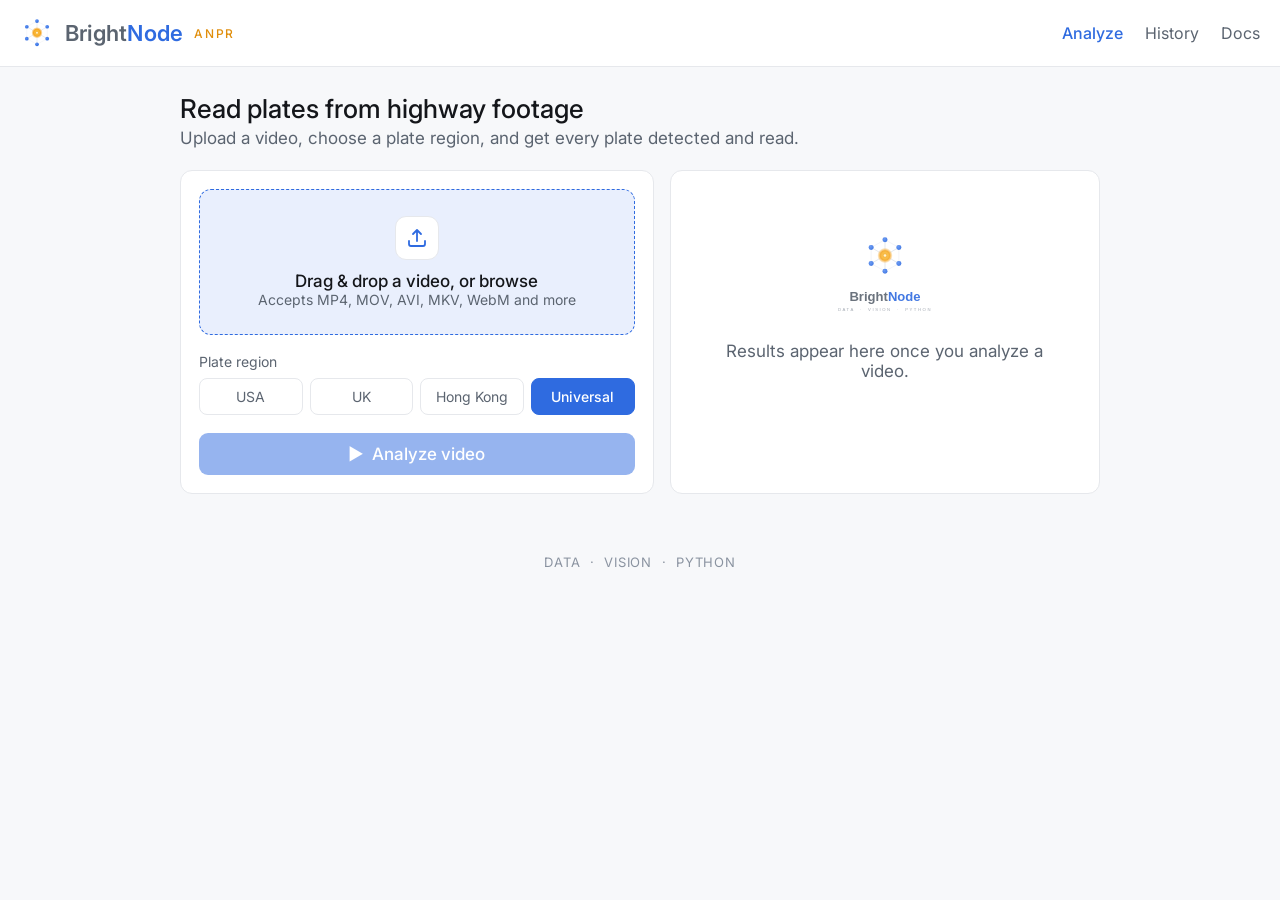
<file: frontend/index.html>
<!DOCTYPE html>
<html lang="en">
<head>
<meta charset="UTF-8">
<meta name="viewport" content="width=device-width, initial-scale=1.0">
<title>Bright Node — ANPR</title>
<link rel="icon" href="logo-mark.svg" type="image/svg+xml">
<link rel="stylesheet" href="theme.css">
<style>
  *{box-sizing:border-box;}
  body{margin:0;}
  .wrap{max-width:960px;margin:0 auto;padding:0 20px 40px;}

  header.bar{display:flex;align-items:center;justify-content:space-between;padding:16px 20px;background:var(--bn-surface);border-bottom:1px solid var(--bn-border);}
  .brand{display:flex;align-items:center;gap:11px;}
  .brand img{width:34px;height:34px;display:block;}
  .brand .word{font-size:22px;font-weight:600;letter-spacing:.01em;}
  .brand .word .b{color:var(--bn-text-2);} .brand .word .n{color:var(--bn-accent);}
  .brand .tag{font-size:12px;letter-spacing:.14em;color:var(--bn-gold-strong);font-weight:500;}
  nav{display:flex;gap:22px;font-size:16px;color:var(--bn-text-2);}
  nav a{text-decoration:none;color:inherit;} nav a.active{color:var(--bn-accent);font-weight:500;}

  h1{font-size:26px;font-weight:500;margin:26px 0 4px;}
  .sub{color:var(--bn-text-2);margin:0 0 22px;}

  .grid{display:grid;grid-template-columns:1.1fr 1fr;gap:16px;}
  @media (max-width:720px){.grid{grid-template-columns:1fr;}}
  .card{background:var(--bn-surface);border:1px solid var(--bn-border);border-radius:12px;padding:18px;}

  .dropzone{flex-direction:column;text-align:center;padding:26px 18px;cursor:pointer;}
  .dropzone.drag-over{background:var(--bn-gold-soft);border-color:var(--bn-gold);}
  .dz-ic{width:44px;height:44px;border-radius:11px;background:#fff;border:1px solid var(--bn-border);display:flex;align-items:center;justify-content:center;color:var(--bn-accent);font-size:22px;margin:0 auto 11px;}
  .file-name{font-weight:500;font-size:17px;} .file-meta{font-size:14px;color:var(--bn-text-2);}

  .lbl{font-size:14px;color:var(--bn-text-2);margin:18px 0 8px;}
  .seg{display:grid;grid-template-columns:repeat(4,1fr);gap:7px;}
  .seg .opt{text-align:center;}

  .btn{margin-top:18px;width:100%;justify-content:center;}
  .btn:disabled{opacity:.5;cursor:not-allowed;}

  .metrics{display:grid;grid-template-columns:1fr 1fr;gap:11px;}

  .prog-row{display:flex;align-items:center;justify-content:space-between;font-size:14px;color:var(--bn-text-2);margin:16px 0 7px;}
  .thumbs{display:flex;gap:8px;margin-top:14px;}
  .thumb{flex:1;height:64px;background:var(--bn-surface-soft);border:1px solid var(--bn-border);border-radius:9px;overflow:hidden;display:flex;align-items:center;justify-content:center;color:var(--bn-text-muted);font-size:20px;}
  .thumb img{width:100%;height:100%;object-fit:cover;}

  .hidden{display:none !important;}

  .results{margin-top:20px;}
  .r-head{display:flex;align-items:center;justify-content:space-between;margin-bottom:11px;}
  table{width:100%;border-collapse:collapse;background:var(--bn-surface);border:1px solid var(--bn-border);border-radius:12px;overflow:hidden;}

  .empty-state{text-align:center;padding:40px 20px;color:var(--bn-text-2);}
  .empty-state img{width:100px;margin-bottom:12px;opacity:.9;}

  .error-banner{background:#FBEAE3;color:#993C1D;border-radius:9px;padding:12px 16px;margin-top:14px;font-size:15px;}

  footer{max-width:960px;margin:0 auto;padding:20px;color:var(--bn-text-muted);font-size:13px;letter-spacing:.06em;text-align:center;}
</style>
</head>
<body>

<header class="bar">
  <div class="brand">
    <img src="logo-mark.svg" alt="Bright Node">
    <span class="word"><span class="b">Bright</span><span class="n">Node</span></span>
    <span class="tag">ANPR</span>
  </div>
  <nav><a class="active">Analyze</a><a>History</a><a>Docs</a></nav>
</header>

<div class="wrap">
  <h1>Read plates from highway footage</h1>
  <p class="sub">Upload a video, choose a plate region, and get every plate detected and read.</p>

  <div class="grid">
    <div class="card">
      <div class="bn-dropzone dropzone" id="dropzone">
        <div class="dz-ic">
          <svg width="24" height="24" viewBox="0 0 24 24" fill="none" stroke="currentColor" stroke-width="1.8" stroke-linecap="round" stroke-linejoin="round"><path d="M12 15V4M8 8l4-4 4 4"/><path d="M4 15v3a2 2 0 0 0 2 2h12a2 2 0 0 0 2-2v-3"/></svg>
        </div>
        <div class="file-name" id="fileName">Drag &amp; drop a video, or browse</div>
        <div class="file-meta" id="fileMeta">Accepts MP4, MOV, AVI, MKV, WebM and more</div>
        <input type="file" id="fileInput" accept="video/*" class="hidden">
      </div>

      <div class="lbl">Plate region</div>
      <div class="seg bn-seg" id="regionSeg">
        <div class="opt" data-region="US">USA</div>
        <div class="opt" data-region="UK">UK</div>
        <div class="opt" data-region="HK">Hong Kong</div>
        <div class="opt" data-region="AUTO" aria-selected="true">Universal</div>
      </div>

      <button class="btn bn-btn" id="analyzeBtn" disabled>&#9654;&nbsp; Analyze video</button>
      <div class="error-banner hidden" id="uploadError"></div>
    </div>

    <div class="card" id="statusCard">
      <div class="empty-state" id="emptyState">
        <img src="logo-full.svg" alt="">
        <div>Results appear here once you analyze a video.</div>
      </div>

      <div id="progressState" class="hidden">
        <div class="prog-row"><span id="progressLabel">Analyzing…</span><span id="progressCount">0 / 0</span></div>
        <div class="bn-progress"><span id="progressBar" style="width:0%"></span></div>
      </div>

      <div id="doneState" class="hidden">
        <div class="metrics">
          <div class="bn-metric"><div class="label">Plates found</div><div class="value gold" id="metricPlates">0</div></div>
          <div class="bn-metric"><div class="label">Avg confidence</div><div class="value" id="metricConf">0%</div></div>
          <div class="bn-metric"><div class="label">Frames</div><div class="value" id="metricFrames">0</div></div>
          <div class="bn-metric"><div class="label">Runtime</div><div class="value" id="metricRuntime">0s</div></div>
        </div>
        <div class="lbl" style="margin:16px 0 8px;">Annotated frames</div>
        <div class="thumbs" id="thumbs"></div>
      </div>
    </div>
  </div>

  <div class="results hidden" id="resultsSection">
    <div class="r-head">
      <h2 class="bn-h2">Detected plates</h2>
      <a class="btn bn-btn secondary" id="downloadBtn" download="annotated.mp4">&#8595;&nbsp; Download annotated video</a>
    </div>
    <table class="bn-table">
      <thead><tr><th>Plate</th><th>Region</th><th>Confidence</th><th>First seen</th></tr></thead>
      <tbody id="resultsBody"></tbody>
    </table>
  </div>
</div>

<footer>DATA&nbsp;&nbsp;&middot;&nbsp;&nbsp;VISION&nbsp;&nbsp;&middot;&nbsp;&nbsp;PYTHON</footer>

<script src="app.js"></script>
</body>
</html>
</file>
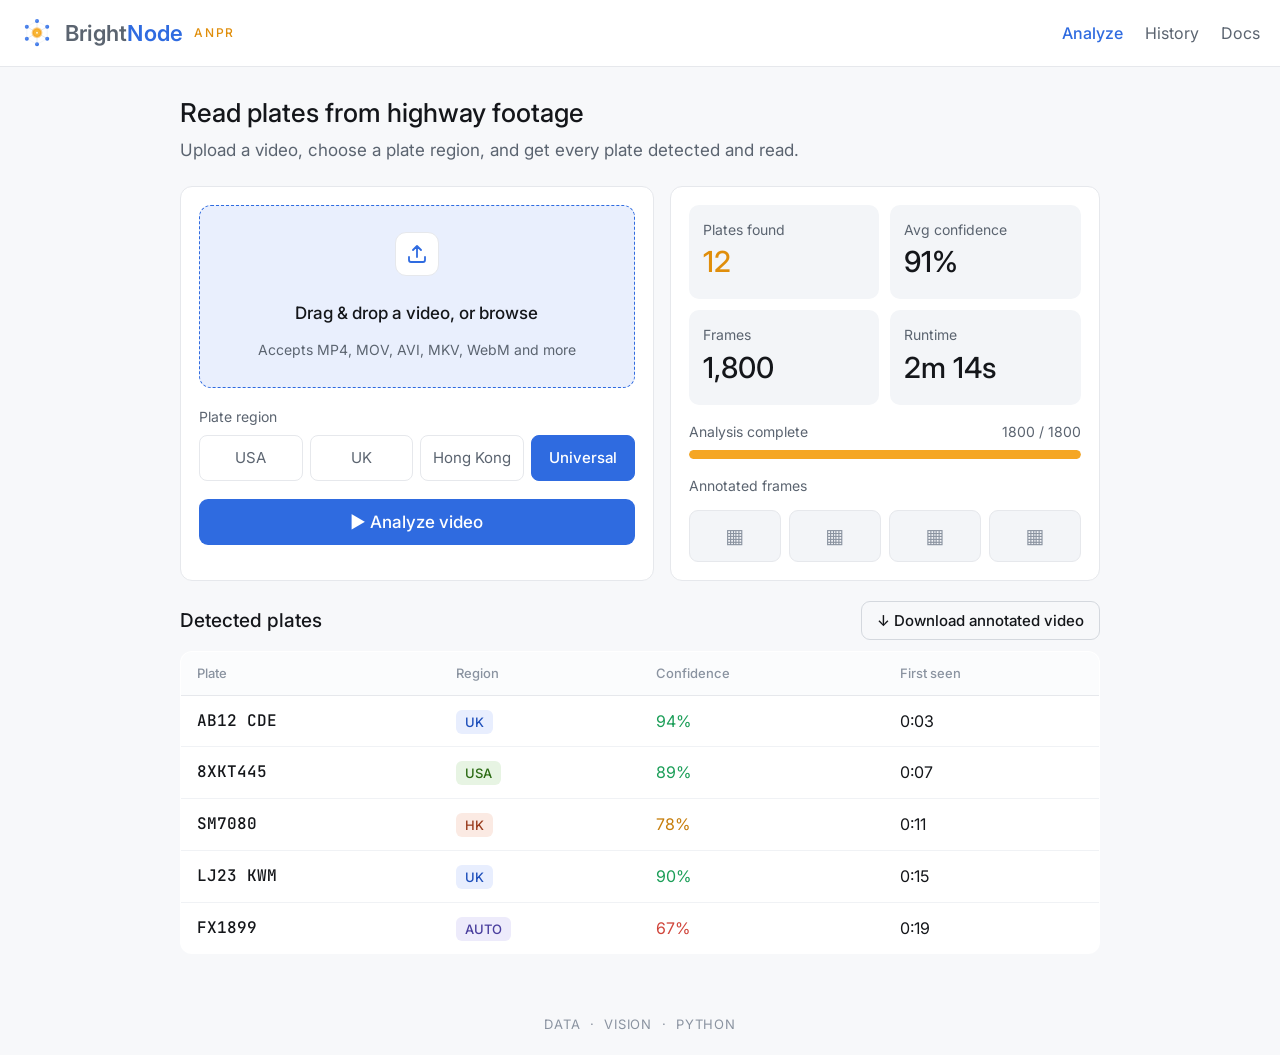
<file: design.html>
<!DOCTYPE html>
<html lang="en">
<head>
<meta charset="UTF-8">
<meta name="viewport" content="width=device-width, initial-scale=1.0">
<title>Bright Node — ANPR design</title>
<link rel="preconnect" href="https://fonts.googleapis.com">
<link rel="preconnect" href="https://fonts.gstatic.com" crossorigin>
<link href="https://fonts.googleapis.com/css2?family=Inter:wght@400;500;600&family=JetBrains+Mono:wght@400;500&display=swap" rel="stylesheet">
<style>
  :root{
    --bn-accent:#2F6BE0; --bn-accent-hover:#245BD0; --bn-accent-soft:#E9EFFD; --bn-on-accent:#fff;
    --bn-gold:#F5A623; --bn-gold-strong:#E08E0B; --bn-gold-soft:#FDF0D8;
    --bn-page:#F7F8FA; --bn-surface:#fff; --bn-surface-soft:#F3F5F8; --bn-header:#FBFCFD;
    --bn-border:#E6E8EC; --bn-border-strong:#D4D8DE;
    --bn-text:#14161A; --bn-text-2:#5B6470; --bn-text-muted:#8A93A0;
    --bn-uk-bg:#E8EEFE; --bn-uk-fg:#1E4FBB; --bn-us-bg:#E7F4E3; --bn-us-fg:#2C6B14;
    --bn-hk-bg:#FBEAE3; --bn-hk-fg:#993C1D; --bn-univ-bg:#EDEBFB; --bn-univ-fg:#4A3F9E;
    --bn-high:#1B9E58; --bn-mid:#C67D0A; --bn-low:#D0453B;
    --bn-font:'Inter',system-ui,-apple-system,Segoe UI,Roboto,sans-serif;
    --bn-mono:'JetBrains Mono',ui-monospace,Menlo,monospace;
  }
  *{box-sizing:border-box;}
  body{margin:0;background:var(--bn-page);color:var(--bn-text);font-family:var(--bn-font);font-size:17px;line-height:1.55;}
  .wrap{max-width:960px;margin:0 auto;padding:0 20px 40px;}

  header.bar{display:flex;align-items:center;justify-content:space-between;padding:16px 20px;background:var(--bn-surface);border-bottom:1px solid var(--bn-border);}
  .brand{display:flex;align-items:center;gap:11px;}
  .brand .word{font-size:22px;font-weight:600;letter-spacing:.01em;}
  .brand .word .b{color:var(--bn-text-2);} .brand .word .n{color:var(--bn-accent);}
  .brand .tag{font-size:12px;letter-spacing:.14em;color:var(--bn-gold-strong);font-weight:500;}
  nav{display:flex;gap:22px;font-size:16px;color:var(--bn-text-2);}
  nav a{text-decoration:none;color:inherit;} nav a.active{color:var(--bn-accent);font-weight:500;}

  h1{font-size:26px;font-weight:500;margin:26px 0 4px;}
  .sub{color:var(--bn-text-2);margin:0 0 22px;}

  .grid{display:grid;grid-template-columns:1.1fr 1fr;gap:16px;}
  .card{background:var(--bn-surface);border:1px solid var(--bn-border);border-radius:12px;padding:18px;}

  .dropzone{border:1.5px dashed var(--bn-accent);background:var(--bn-accent-soft);border-radius:12px;padding:18px;display:flex;align-items:center;gap:13px;}
  .dz-ic{width:44px;height:44px;border-radius:11px;background:#fff;border:1px solid var(--bn-border);display:flex;align-items:center;justify-content:center;color:var(--bn-accent);font-size:22px;}
  .file-name{font-weight:500;font-size:17px;} .file-meta{font-size:14px;color:var(--bn-text-2);}

  .lbl{font-size:14px;color:var(--bn-text-2);margin:18px 0 8px;}
  .seg{display:grid;grid-template-columns:repeat(4,1fr);gap:7px;}
  .seg .opt{text-align:center;font-size:15px;padding:10px 6px;border-radius:8px;border:1px solid var(--bn-border);color:var(--bn-text-2);cursor:pointer;}
  .seg .opt.sel{background:var(--bn-accent);color:#fff;border-color:var(--bn-accent);font-weight:500;}

  .btn{margin-top:18px;width:100%;background:var(--bn-accent);color:#fff;border:none;border-radius:9px;padding:13px;font-size:17px;font-weight:500;font-family:var(--bn-font);display:inline-flex;align-items:center;justify-content:center;gap:9px;cursor:pointer;}
  .btn:hover{background:var(--bn-accent-hover);}
  .btn.ghost{background:transparent;color:var(--bn-text);border:1px solid var(--bn-border-strong);width:auto;padding:9px 15px;font-size:15px;margin:0;}
  .btn.ghost:hover{background:var(--bn-surface-soft);}

  .metrics{display:grid;grid-template-columns:1fr 1fr;gap:11px;}
  .metric{background:var(--bn-surface-soft);border-radius:10px;padding:14px;}
  .metric .m-l{font-size:14px;color:var(--bn-text-2);} .metric .m-v{font-size:29px;font-weight:500;}
  .metric .m-v.gold{color:var(--bn-gold-strong);} .metric .m-v.blue{color:var(--bn-accent);}

  .prog-row{display:flex;align-items:center;justify-content:space-between;font-size:14px;color:var(--bn-text-2);margin:16px 0 7px;}
  .prog{height:9px;background:var(--bn-surface-soft);border-radius:999px;overflow:hidden;}
  .prog>span{display:block;height:100%;width:100%;background:var(--bn-gold);border-radius:999px;}
  .thumbs{display:flex;gap:8px;margin-top:14px;}
  .thumb{flex:1;height:52px;background:var(--bn-surface-soft);border:1px solid var(--bn-border);border-radius:9px;display:flex;align-items:center;justify-content:center;color:var(--bn-text-muted);font-size:20px;}

  .results{margin-top:20px;}
  .r-head{display:flex;align-items:center;justify-content:space-between;margin-bottom:11px;}
  .r-head h2{font-size:19px;font-weight:500;margin:0;}
  table{width:100%;border-collapse:collapse;background:var(--bn-surface);border:1px solid var(--bn-border);border-radius:12px;overflow:hidden;}
  thead th{font-size:13px;font-weight:500;text-align:left;color:var(--bn-text-muted);background:var(--bn-header);padding:11px 16px;border-bottom:1px solid var(--bn-border);}
  tbody td{font-size:16px;padding:13px 16px;border-bottom:1px solid #F0F2F5;}
  tbody tr:last-child td{border-bottom:none;}
  .plate{font-family:var(--bn-mono);font-size:16px;font-weight:500;}
  .chip{font-size:13px;padding:4px 9px;border-radius:6px;font-weight:500;}
  .chip.uk{background:var(--bn-uk-bg);color:var(--bn-uk-fg);} .chip.us{background:var(--bn-us-bg);color:var(--bn-us-fg);}
  .chip.hk{background:var(--bn-hk-bg);color:var(--bn-hk-fg);} .chip.univ{background:var(--bn-univ-bg);color:var(--bn-univ-fg);}
  .conf.high{color:var(--bn-high);} .conf.mid{color:var(--bn-mid);} .conf.low{color:var(--bn-low);}

  footer{max-width:960px;margin:0 auto;padding:20px;color:var(--bn-text-muted);font-size:13px;letter-spacing:.06em;text-align:center;}
</style>
</head>
<body>

<header class="bar">
  <div class="brand">
    <svg width="34" height="34" viewBox="0 0 120 120" aria-label="Bright Node">
      <defs>
        <radialGradient id="g" cx="50%" cy="50%" r="50%">
          <stop offset="0%" stop-color="#FFF0BF"/><stop offset="30%" stop-color="#FBC03F"/>
          <stop offset="62%" stop-color="#F5A623"/><stop offset="100%" stop-color="#F5A623" stop-opacity="0"/>
        </radialGradient>
        <radialGradient id="n" cx="38%" cy="35%" r="70%">
          <stop offset="0%" stop-color="#5B90F2"/><stop offset="100%" stop-color="#2F6BE0"/>
        </radialGradient>
      </defs>
      <polygon points="60,18 96,38 96,80 60,100 24,80 24,38" fill="none" stroke="#E4E8EE" stroke-width="1.4"/>
      <g stroke="#CBD2DB" stroke-width="1.6">
        <line x1="60" y1="59" x2="60" y2="18"/><line x1="60" y1="59" x2="96" y2="38"/><line x1="60" y1="59" x2="96" y2="80"/>
        <line x1="60" y1="59" x2="60" y2="100"/><line x1="60" y1="59" x2="24" y2="80"/><line x1="60" y1="59" x2="24" y2="38"/>
      </g>
      <circle cx="60" cy="18" r="7" fill="url(#n)"/><circle cx="96" cy="38" r="7" fill="url(#n)"/><circle cx="96" cy="80" r="7" fill="url(#n)"/>
      <circle cx="60" cy="100" r="7" fill="url(#n)"/><circle cx="24" cy="80" r="7" fill="url(#n)"/><circle cx="24" cy="38" r="7" fill="url(#n)"/>
      <circle cx="60" cy="59" r="21" fill="url(#g)"/><circle cx="60" cy="59" r="7.5" fill="#F7B233"/><circle cx="60" cy="59" r="3.6" fill="#FFF3D0"/>
    </svg>
    <span class="word"><span class="b">Bright</span><span class="n">Node</span></span>
    <span class="tag">ANPR</span>
  </div>
  <nav><a class="active">Analyze</a><a>History</a><a>Docs</a></nav>
</header>

<div class="wrap">
  <h1>Read plates from highway footage</h1>
  <p class="sub">Upload a video, choose a plate region, and get every plate detected and read.</p>

  <div class="grid">
    <div class="card">
      <div class="dropzone" style="flex-direction:column;text-align:center;padding:26px 18px;">
        <div class="dz-ic" style="margin-bottom:11px;"><svg width="24" height="24" viewBox="0 0 24 24" fill="none" stroke="currentColor" stroke-width="1.8" stroke-linecap="round" stroke-linejoin="round"><path d="M12 15V4M8 8l4-4 4 4"/><path d="M4 15v3a2 2 0 0 0 2 2h12a2 2 0 0 0 2-2v-3"/></svg></div>
        <div class="file-name">Drag &amp; drop a video, or browse</div>
        <div class="file-meta">Accepts MP4, MOV, AVI, MKV, WebM and more</div>
      </div>
      <div class="lbl">Plate region</div>
      <div class="seg">
        <div class="opt">USA</div><div class="opt">UK</div><div class="opt">Hong Kong</div><div class="opt sel">Universal</div>
      </div>
      <button class="btn">▶  Analyze video</button>
    </div>

    <div class="card">
      <div class="metrics">
        <div class="metric"><div class="m-l">Plates found</div><div class="m-v gold">12</div></div>
        <div class="metric"><div class="m-l">Avg confidence</div><div class="m-v">91%</div></div>
        <div class="metric"><div class="m-l">Frames</div><div class="m-v">1,800</div></div>
        <div class="metric"><div class="m-l">Runtime</div><div class="m-v">2m 14s</div></div>
      </div>
      <div class="prog-row"><span>Analysis complete</span><span>1800 / 1800</span></div>
      <div class="prog"><span></span></div>
      <div class="lbl" style="margin:16px 0 8px;">Annotated frames</div>
      <div class="thumbs"><div class="thumb">▦</div><div class="thumb">▦</div><div class="thumb">▦</div><div class="thumb">▦</div></div>
    </div>
  </div>

  <div class="results">
    <div class="r-head">
      <h2>Detected plates</h2>
      <button class="btn ghost">↓  Download annotated video</button>
    </div>
    <table>
      <thead><tr><th>Plate</th><th>Region</th><th>Confidence</th><th>First seen</th></tr></thead>
      <tbody>
        <tr><td class="plate">AB12 CDE</td><td><span class="chip uk">UK</span></td><td class="conf high">94%</td><td>0:03</td></tr>
        <tr><td class="plate">8XKT445</td><td><span class="chip us">USA</span></td><td class="conf high">89%</td><td>0:07</td></tr>
        <tr><td class="plate">SM7080</td><td><span class="chip hk">HK</span></td><td class="conf mid">78%</td><td>0:11</td></tr>
        <tr><td class="plate">LJ23 KWM</td><td><span class="chip uk">UK</span></td><td class="conf high">90%</td><td>0:15</td></tr>
        <tr><td class="plate">FX1899</td><td><span class="chip univ">AUTO</span></td><td class="conf low">67%</td><td>0:19</td></tr>
      </tbody>
    </table>
  </div>
</div>

<footer>DATA&nbsp;&nbsp;·&nbsp;&nbsp;VISION&nbsp;&nbsp;·&nbsp;&nbsp;PYTHON</footer>

</body>
</html>
</file>
<file: frontend/theme.css>
/* ============================================================
   Bright Node — ANPR web app theme  ("Bright Light")
   Cobalt-blue accent on clean white. Import this in the app
   and build the UI with these tokens/classes only.
   ============================================================ */

@import url('https://fonts.googleapis.com/css2?family=Inter:wght@400;500&family=JetBrains+Mono:wght@400;500&display=swap');

:root {
  /* Brand — matched to the Bright Node logo (blue nodes + gold core) */
  --bn-accent:        #2F6BE0;   /* primary brand blue (satellite nodes) */
  --bn-accent-hover:  #245BD0;
  --bn-accent-soft:   #E9EFFD;   /* tint bg for accent chips/soft buttons */
  --bn-on-accent:     #FFFFFF;

  /* Gold — the focal accent (logo's glowing center node). Use sparingly:
     hero metric, active detection, progress highlight, the logo mark. */
  --bn-gold:          #F5A623;
  --bn-gold-strong:   #E08E0B;
  --bn-gold-soft:     #FDF0D8;
  --bn-on-gold:       #4A2E02;

  /* Surfaces */
  --bn-page:          #F7F8FA;   /* app background */
  --bn-surface:       #FFFFFF;   /* cards, panels */
  --bn-surface-soft:  #F3F5F8;   /* metric cards, file chip, inset areas */
  --bn-header:        #FBFCFD;   /* top bar / table header */

  /* Borders */
  --bn-border:        #E6E8EC;
  --bn-border-strong: #D4D8DE;

  /* Text */
  --bn-text:          #14161A;
  --bn-text-2:        #5B6470;
  --bn-text-muted:    #8A93A0;

  /* Region chips (semantic, keep consistent app-wide) */
  --bn-uk-bg:   #E8EEFE;  --bn-uk-fg:   #1E4FBB;
  --bn-us-bg:   #E7F4E3;  --bn-us-fg:   #2C6B14;
  --bn-hk-bg:   #FBEAE3;  --bn-hk-fg:   #993C1D;
  --bn-univ-bg: #EDEBFB;  --bn-univ-fg: #4A3F9E;

  /* Confidence */
  --bn-conf-high: #1B9E58;  /* >= 85% */
  --bn-conf-mid:  #C67D0A;  /* 70-84% */
  --bn-conf-low:  #D0453B;  /* < 70%  */

  /* Type */
  --bn-font:  'Inter', system-ui, -apple-system, Segoe UI, Roboto, sans-serif;
  --bn-mono:  'JetBrains Mono', ui-monospace, SFMono-Regular, Menlo, monospace;

  /* Shape & spacing */
  --bn-radius-card: 12px;
  --bn-radius:      9px;
  --bn-radius-pill: 999px;
}

/* ---------- base ---------- */
body { background: var(--bn-page); color: var(--bn-text); font-family: var(--bn-font); }

/* Type scale runs ~20% larger than a typical UI baseline (per brand pref). */
.bn-h1 { font-size: 26px; font-weight: 500; margin: 0; }
.bn-h2 { font-size: 19px; font-weight: 500; margin: 0; }
.bn-muted { color: var(--bn-text-2); }
.bn-plate { font-family: var(--bn-mono); font-size: 17px; letter-spacing: 0.02em; }
body { font-size: 17px; }

/* ---------- surfaces ---------- */
.bn-card {
  background: var(--bn-surface);
  border: 1px solid var(--bn-border);
  border-radius: var(--bn-radius-card);
}
.bn-metric {
  background: var(--bn-surface-soft);
  border-radius: var(--bn-radius);
  padding: 12px 14px;
}
.bn-metric .label { font-size: 14px; color: var(--bn-text-2); }
.bn-metric .value { font-size: 29px; font-weight: 500; }
.bn-metric .value.accent { color: var(--bn-accent); }
.bn-metric .value.gold { color: var(--bn-gold-strong); }  /* hero metric, e.g. plates found */

/* ---------- buttons ---------- */
.bn-btn {
  font-family: var(--bn-font); font-size: 17px; font-weight: 500;
  border-radius: var(--bn-radius); padding: 11px 18px; cursor: pointer;
  display: inline-flex; align-items: center; gap: 8px; border: none;
  background: var(--bn-accent); color: var(--bn-on-accent);
  transition: background .15s ease;
}
.bn-btn:hover { background: var(--bn-accent-hover); }
.bn-btn.secondary {
  background: transparent; color: var(--bn-text);
  border: 1px solid var(--bn-border-strong);
}
.bn-btn.secondary:hover { background: var(--bn-surface-soft); }

/* ---------- upload dropzone ---------- */
.bn-dropzone {
  border: 1.5px dashed var(--bn-accent);
  background: var(--bn-accent-soft);
  border-radius: var(--bn-radius-card);
  padding: 20px; text-align: center;
}

/* ---------- region segmented control ---------- */
.bn-seg { display: inline-flex; gap: 6px; }
.bn-seg .opt {
  font-size: 14px; padding: 9px 14px; border-radius: 8px;
  border: 1px solid var(--bn-border); color: var(--bn-text-2); cursor: pointer;
}
.bn-seg .opt[aria-selected="true"] {
  background: var(--bn-accent); color: var(--bn-on-accent);
  border-color: var(--bn-accent); font-weight: 500;
}

/* ---------- region chips ---------- */
.bn-chip { font-size: 13px; padding: 4px 9px; border-radius: 6px; font-weight: 500; }
.bn-chip.uk   { background: var(--bn-uk-bg);   color: var(--bn-uk-fg); }
.bn-chip.us   { background: var(--bn-us-bg);   color: var(--bn-us-fg); }
.bn-chip.hk   { background: var(--bn-hk-bg);   color: var(--bn-hk-fg); }
.bn-chip.univ { background: var(--bn-univ-bg); color: var(--bn-univ-fg); }

/* ---------- confidence text ---------- */
.bn-conf.high { color: var(--bn-conf-high); }
.bn-conf.mid  { color: var(--bn-conf-mid); }
.bn-conf.low  { color: var(--bn-conf-low); }

/* ---------- results table ---------- */
.bn-table { width: 100%; border-collapse: collapse; }
.bn-table thead th {
  font-size: 13px; font-weight: 500; text-align: left; color: var(--bn-text-muted);
  background: var(--bn-header); padding: 10px 15px; border-bottom: 1px solid var(--bn-border);
}
.bn-table tbody td { font-size: 16px; padding: 12px 15px; border-bottom: 1px solid #F0F2F5; }
.bn-table tbody tr:last-child td { border-bottom: none; }

/* ---------- progress bar ---------- */
.bn-progress { height: 8px; background: var(--bn-surface-soft); border-radius: var(--bn-radius-pill); overflow: hidden; }
.bn-progress > span { display: block; height: 100%; background: var(--bn-accent); border-radius: var(--bn-radius-pill); }
</file>
